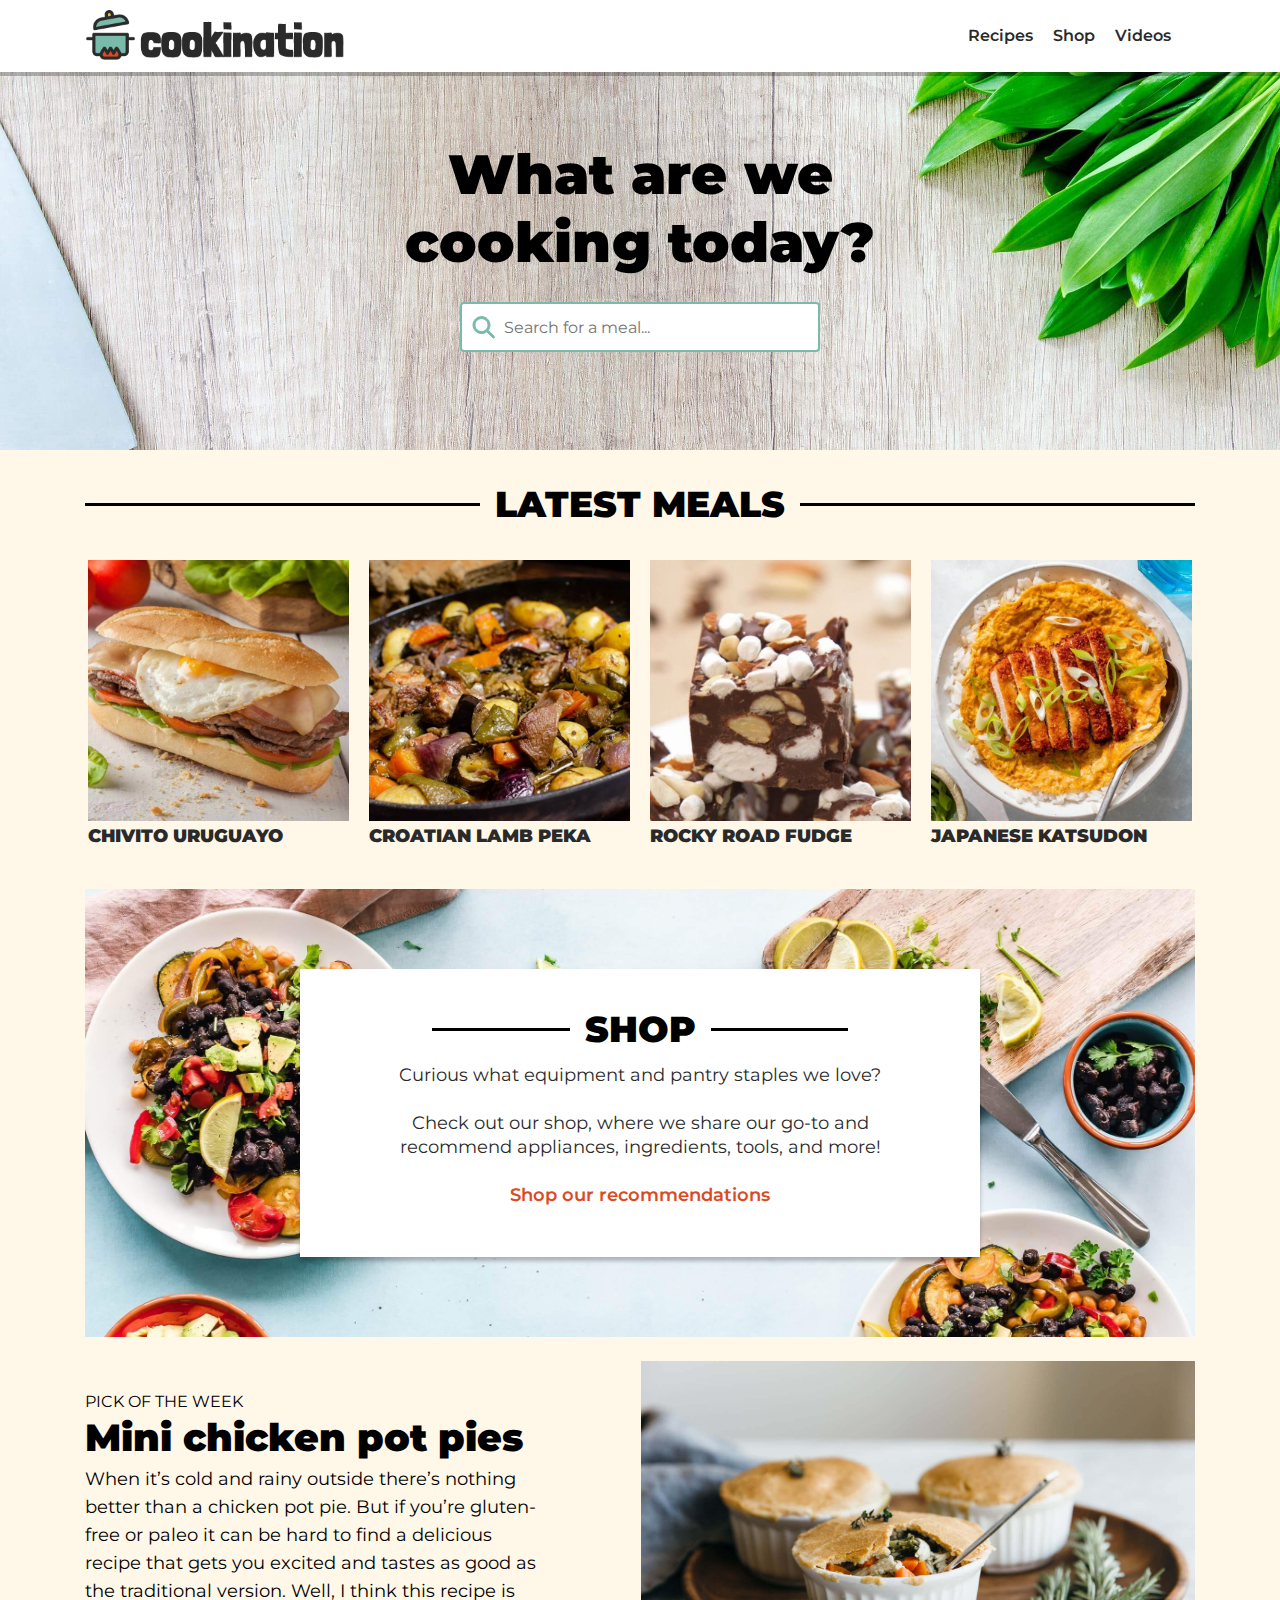
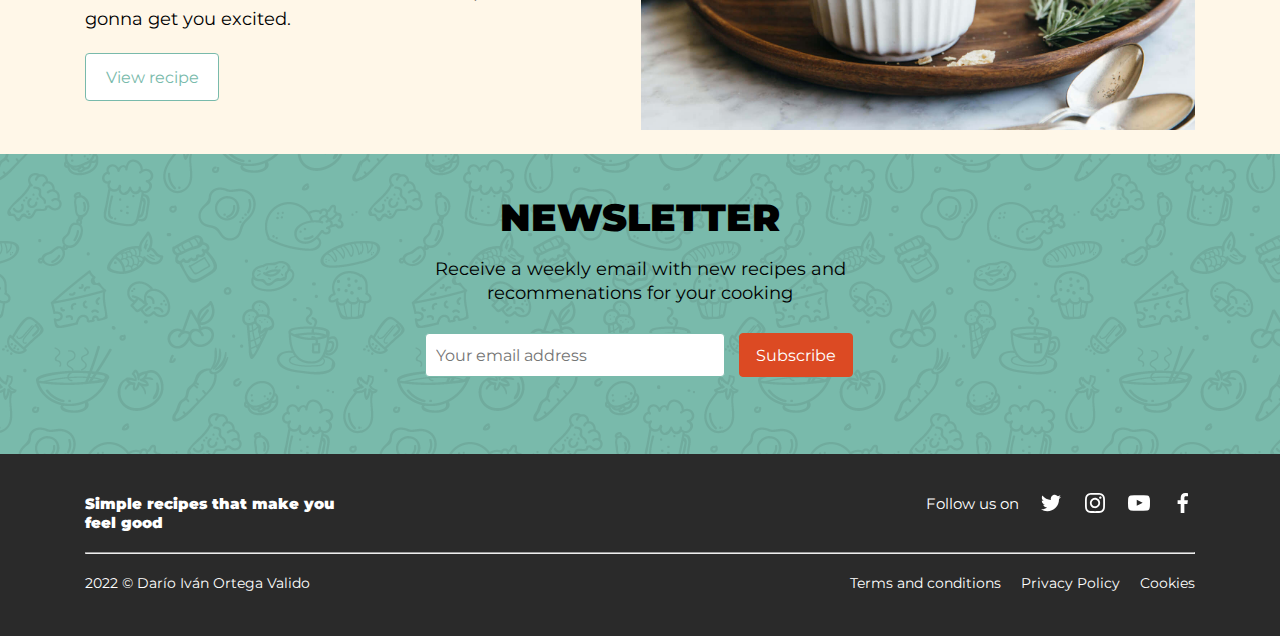
<file: index.html>
<!DOCTYPE html>
<html lang="en">

<head>
  <meta charset="UTF-8">
  <meta http-equiv="X-UA-Compatible" content="IE=edge">
  <meta name="viewport" content="width=device-width, initial-scale=1.0">
  <title>Cookination</title>
  <meta name="author" content="Darío Iván Ortega Valido">
  <meta name="description" content="Index for Cookination">
  <link rel="stylesheet" href="./css/style.css">
</head>

<body>
  <!-- ? main ********* -->
  <main>
    <div class="container">
      <!-- * header *** -->
      <div class="shl"></div>
      <header>
        <div class="logo">
          <a href="index.html">
            <p id="h_index">Index page</p>
            <img src="img/logos/logo.png" alt="Cookination Logo">
          </a>
        </div>
        <div class="h_menu">
          <nav>
            <ul>
              <li><a href="recipes.html">Recipes</a></li>
              <li><a href="shop.html">Shop</a></li>
              <li><a href="videos.html">Videos</a></li>
            </ul>
          </nav>
        </div>
      </header>
      <div class="shr"></div>

      <!-- * 1a ******* -->
      <div class="s1a">
        <h1>What are we cooking today?</h1>
        <form action="_" method="get">
          <input class="busca" type="text" placeholder="Search for a meal..." aria-label="text to search" />
        </form>
      </div>

      <!-- * 2a ******* -->
      <div class="val"></div>
      <div class="s2a">
        <div class="h2line">
          <h2>Latest meals </h2>
        </div>
        <div class="figures">

          <figure>
            <img class="img_2a" src="img/meals/chivito.jpg" alt="Chivito Uruguayo">
            <figcaption> <strong><a href="">Chivito uruguayo</a></strong></figcaption>
          </figure>

          <figure>
            <img class="img_2a" src="img/meals/lamb-peka.jpg" alt="Lamb Peka">
            <figcaption> <strong> <a href="">Croatian lamb peka</a></strong></figcaption>
          </figure>

          <figure>
            <img class="img_2a" src="img/meals/rocky-road.jpg" alt="Rocky Road Fudge">
            <figcaption><strong> <a href="">Rocky road fudge</a></strong></figcaption>
          </figure>

          <figure>
            <img class="img_2a" src="img/meals/katsudon.jpg" alt="Japanese Katsudon">
            <figcaption> <strong> <a href="">Japanese katsudon</a></strong></figcaption>
          </figure>

        </div>
      </div>
      <div class="var"></div>

      <!-- * 3a ******* -->
      <div class="val"></div>
      <div class="s3a">
        <div class="shop">
          <h2>Shop</h2>
          <p>Curious what equipment and pantry staples we love?</p>
          <p>Check out our shop, where we share our go-to and recommend appliances,
            ingredients, tools, and more!</p>
          <p><a href="shop.htmpl">Shop our recommendations</a></p>
        </div>
      </div>
      <div class="var"></div>

      <!-- * 4a ******* -->
      <div class="var"></div>
      <div class="s4a">
        <div class="s4a_lit">
          <p>Pick of the week</p>
          <h3>Mini chicken pot pies</h3>
          <p id="sec_txt">When it’s cold and rainy outside there’s nothing better than a chicken pot pie. But if
            you’re gluten-free
            or paleo it can be hard to find a delicious recipe that gets you excited and tastes as good as the
            traditional version. Well, I think this recipe is gonna get you excited.</p>
          <button disabled>View recipe</button>
        </div>
        <img src="img/pick-week.jpg" alt="Pick of the week">
      </div>
      <div class="var"></div>

      <!-- * newsletter -->
      <div class="newsletter">
        <div class="new_lit">
          <h2 id="noline">Newsletter</h2>
          <p>Receive a weekly email with new recipes and recommenations for your cooking</p>
        </div>
        <div class="subscribe">
          <form action="_" method="get">
            <input class="email" type="email" placeholder="Your email address" aria-label="Email for newsletter">
            <button>Subscribe</button>
          </form>
        </div>
      </div>

      <!-- * footer *** -->
      <div class="vfl"></div>
      <footer>
        <div class="social_men">
          <p><strong>Simple recipes that make you feel good</strong></p>
        </div>
        <div class="social_nav">
          <p>Follow us on</p>
          <nav>
            <ul>
              <li><a href="">
                  <p id="h_twiter">twiter page</p><img src="img/icons/twitter.svg" alt="twiter page">
                </a></li>
              <li><a href="">
                  <p id="h_instagram">instagram page</p><img src="img/icons/instagram.svg" alt="instagram page">
                </a></li>
              <li><a href="">
                  <p id="h_youtube">youtube page</p><img src="img/icons/youtube.svg" alt="youtube page">
                </a></li>
              <li><a href="">
                  <p id="h_facebook">facebook page</p><img src="img/icons/facebook.svg" alt="facebook page">
                </a></li>
            </ul>
          </nav>
        </div>

        <div class="separador">
          <hr>
        </div>

        <div class="alumno_nom">
          <p>2022 &copy; Darío Iván Ortega Valido</p>
        </div>
        <div class="alumno_nav">
          <nav>
            <ul>
              <li><a href="#" target="_blank">Terms and conditions</a></li>
              <li><a href="#" target="_blank">Privacy Policy</a></li>
              <li><a href="#" target="_blank">Cookies</a></li>
            </ul>
          </nav>
        </div>
      </footer>
      <div class="vfr"></div>

    </div>
  </main>
</body>

</html>
</file>
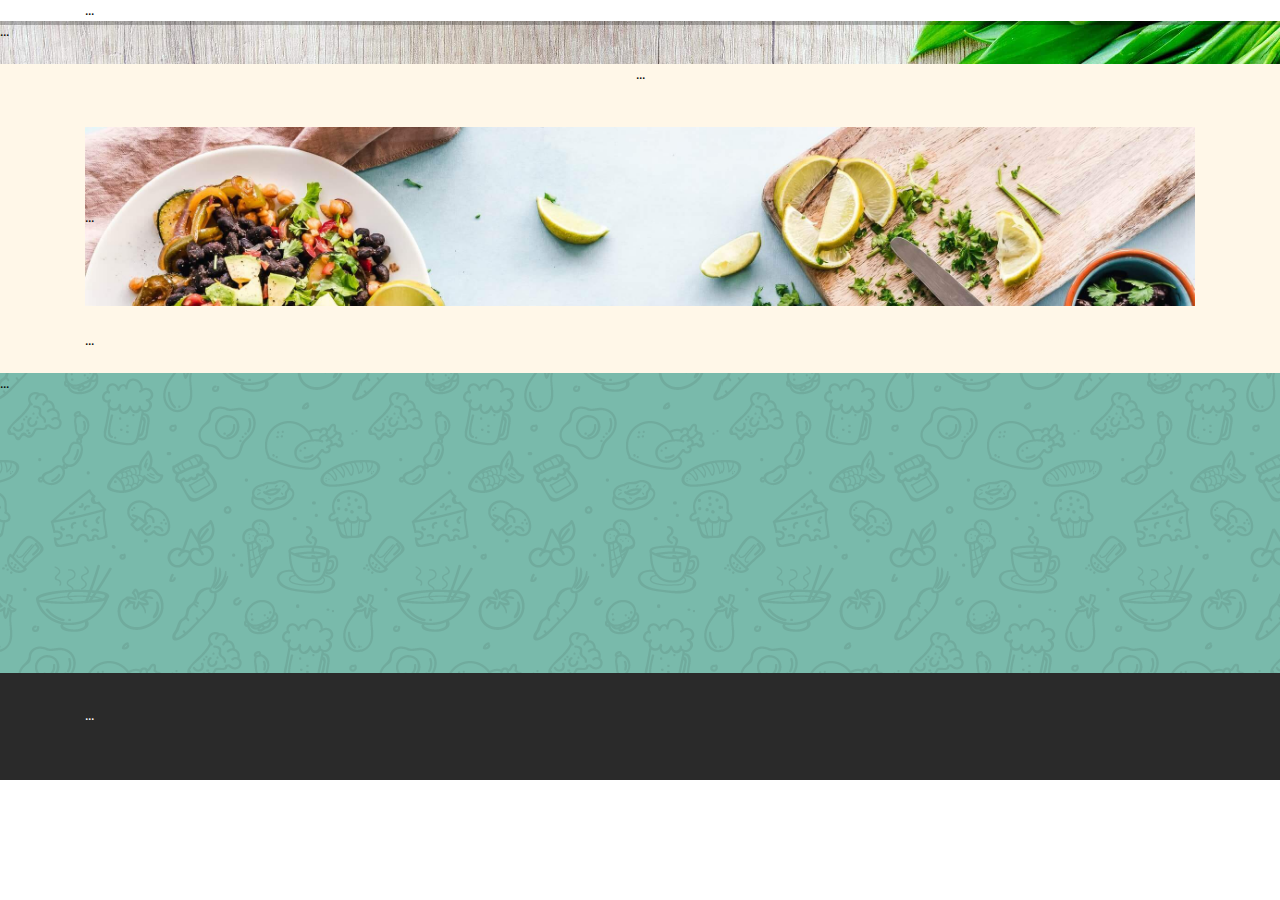
<file: index copy.html>
<!DOCTYPE html>
<html lang="en">

<head>
  <meta charset="UTF-8">
  <meta http-equiv="X-UA-Compatible" content="IE=edge">
  <meta name="viewport" content="width=device-width, initial-scale=1.0">
  <title>Cookination</title>
  <meta name="author" content="Darío Iván Ortega Valido">
  <meta name="description" content="Index for Cookination">
  <link rel="stylesheet" href="./css/style.css">
</head>

<body>
  <!-- ? main ********* -->
  <main>
    <!--  -->
    <div class="container">
      <!-- * header *** -->
      <div class="shl"></div>
      <header>...</header>
      <div class="shr"></div>
      <!-- * 1a ******* -->
      <div class="s1a">...</div>
      <!-- * 2a ******* -->
      <div class="val"></div>
      <div class="s2a">...</div>
      <div class="var"></div>
      <!-- * 3a ******* -->
      <div class="val"></div>
      <div class="s3a">...</div>
      <div class="var"></div>
      <!-- * 4a ******* -->
      <div class="var"></div>
      <div class="s4a">...</div>
      <div class="var"></div>
      <!-- * newsletter -->
      <div class="newsletter">...</div>
      <!-- * footer *** -->
      <div class="vfl"></div>
      <footer>...</footer>
      <div class="vfr"></div>
    </div>
  </main>
</body>

</html>
</file>
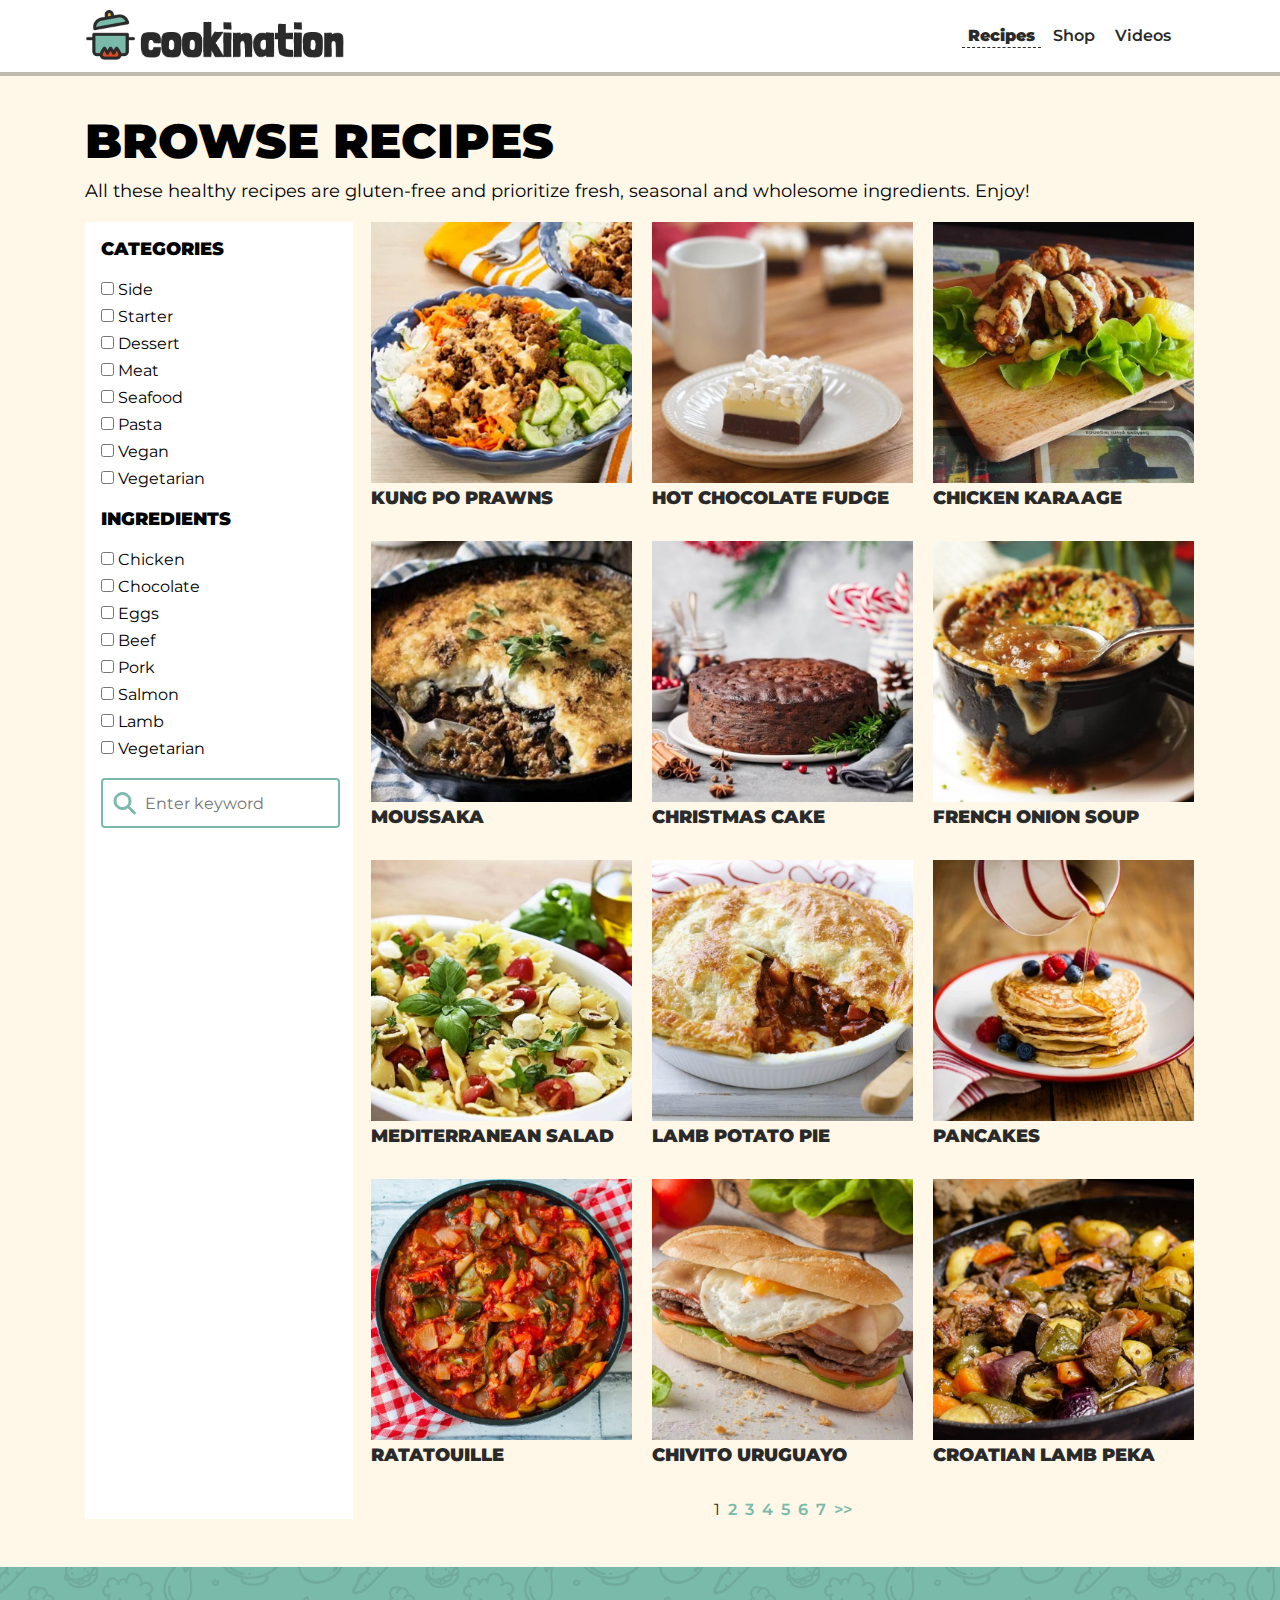
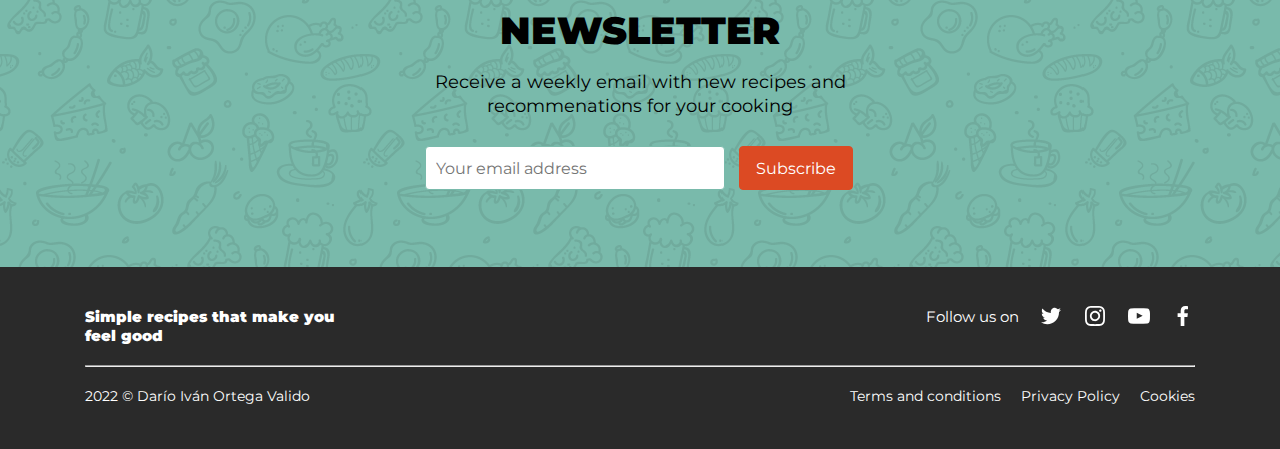
<file: recipes.html>
<!DOCTYPE html>
<html lang="en">

<head>
	<meta charset="UTF-8">
	<meta http-equiv="X-UA-Compatible" content="IE=edge">
	<meta name="viewport" content="width=device-width, initial-scale=1.0">
	<title>Recipes Cookination</title>
	<meta name="author" content="Darío Iván Ortega Valido">
	<meta name="description" content="Browse recipes">
	<link rel="stylesheet" href="./css/style.css">
</head>

<body>
	<!-- ? main ********* -->
	<main>
		<div class="container">

			<!-- * header *** -->
			<div class="shl"></div>
			<header>
				<div class="logo">
					<a href="index.html">
						<p id="h_index">Index page</p>
						<img src="img/logos/logo.png" alt="Cookination Logo">
					</a>
				</div>
				<div class="h_menu">
					<nav>
						<ul>
							<li><a id="sel" href="recipes.html">Recipes</a></li>
							<li><a href="shop.html">Shop</a></li>
							<li><a href="videos.html">Videos</a></li>
						</ul>
					</nav>
				</div>
			</header>
			<div class="shr"></div>

			<!-- * 2a ******* -->
			<div class="val"></div>
			<div class="s2a_2">
				<div class="br_cab">
					<h1 id="may">Browse recipes</h1>
					<p>All these healthy recipes are gluten-free and prioritize fresh, seasonal and wholesome
						ingredients. Enjoy!</p>
				</div>
				<div class="figures">

					<figure>
						<img class="img_2a" src="img/meals/beef-bahn.jpg" alt="Chivito Uruguayo">
						<figcaption> <strong><a href="">Kung po prawns </a></strong></figcaption>
					</figure>

					<figure>
						<img class="img_2a" src="img/meals/chocolate-fudge.jpg" alt="Lamb Peka">
						<figcaption> <strong> <a href="">Hot chocolate fudge</a></strong></figcaption>
					</figure>

					<figure>
						<img class="img_2a" src="img/meals/chicken-karaage.jpg" alt="Rocky Road Fudge">
						<figcaption><strong> <a href="">Chicken Karaage</a></strong></figcaption>
					</figure>

					<figure>
						<img class="img_2a" src="img/meals/moussaka.jpg" alt="Japanese Katsudon">
						<figcaption> <strong> <a href="">Moussaka</a></strong></figcaption>
					</figure>

					<figure>
						<img class="img_2a" src="img/meals/christmas-cake.jpg" alt="Chivito Uruguayo">
						<figcaption> <strong><a href="">Christmas cake</a></strong></figcaption>
					</figure>

					<figure>
						<img class="img_2a" src="img/meals/french-onion.jpg" alt="Lamb Peka">
						<figcaption> <strong> <a href="">French onion soup</a></strong></figcaption>
					</figure>

					<figure>
						<img class="img_2a" src="img/meals/mediterranean-pasta.jpg" alt="Rocky Road Fudge">
						<figcaption><strong> <a href="">Mediterranean salad</a></strong></figcaption>
					</figure>

					<figure>
						<img class="img_2a" src="img/meals/lamb-potato-pie.jpg" alt="Japanese Katsudon">
						<figcaption> <strong> <a href="">Lamb potato pie</a></strong></figcaption>
					</figure>

					<figure>
						<img class="img_2a" src="img/meals/pancakes.jpg" alt="Chivito Uruguayo">
						<figcaption> <strong><a href="">Pancakes</a></strong></figcaption>
					</figure>

					<figure>
						<img class="img_2a" src="img/meals/ratatouille.jpg" alt="Lamb Peka">
						<figcaption> <strong> <a href="">Ratatouille</a></strong></figcaption>
					</figure>

					<figure>
						<img class="img_2a" src="img/meals/chivito.jpg" alt="Chivito Uruguayo">
						<figcaption> <strong><a href="">Chivito uruguayo</a></strong></figcaption>
					</figure>

					<figure>
						<img class="img_2a" src="img/meals/lamb-peka.jpg" alt="Lamb Peka">
						<figcaption> <strong> <a href="">Croatian lamb peka</a></strong></figcaption>
					</figure>
				</div>

				<ol class="pag">
					<li><a id="pag_sel" href="">1</a></li>
					<li><a href="">2</a></li>
					<li><a href="">3</a></li>
					<li><a href="">4</a></li>
					<li><a href="">5</a></li>
					<li><a href="">6</a></li>
					<li><a href="">7</a></li>
					<li><a href="">>></a></li>
				</ol>

				<aside>
					<form class="chec_sel" action="_" method="get">
						<fieldset>
							<legend><strong>Categories</strong></legend>
							<label for="Side">
								<input type="checkbox" id="Side" name="Side" value="Side">
								Side
							</label>
							<label for="Starter">
								<input type="checkbox" id="Starter" name="Starter" value="Starter">
								Starter
							</label>
							<label for="Dessert">
								<input type="checkbox" id="Dessert" name="Dessert" value="Dessert">
								Dessert
							</label>
							<label for="Meat">
								<input type="checkbox" id="Meat" name="Meat" value="Meat">
								Meat
							</label>
							<label for="Seafood">
								<input type="checkbox" id="Seafood" name="Seafood" value="Seafood">
								Seafood
							</label>

							<label for="Pasta">
								<input type="checkbox" id="Pasta" name="Pasta" value="Pasta">
								Pasta
							</label>
							<label for="Vegan">
								<input type="checkbox" id="Vegan" name="Vegan" value="Vegan">
								Vegan
							</label>
							<label for="Vegetarian">
								<input type="checkbox" id="Vegetarian" name="Vegetarian" value="Vegetarian">
								Vegetarian
							</label>
						</fieldset>

						<fieldset>
							<legend><strong>Ingredients</strong></legend>
							<label for="Chicken">
								<input type="checkbox" id="Chicken" name="Chicken" value="Chicken">
								Chicken
							</label>
							<label for="Chocolate">
								<input type="checkbox" id="Chocolate" name="Chocolate" value="Chocolate">
								Chocolate
							</label>
							<label for="Eggs">
								<input type="checkbox" id="Eggs" name="Eggs" value="Eggs">
								Eggs
							</label>
							<label for="Beef">
								<input type="checkbox" id="Beef" name="Beef" value="Beef">
								Beef
							</label>
							<label for="Pork">
								<input type="checkbox" id="Pork" name="Pork" value="Pork">
								Pork
							</label>

							<label for="Salmon">
								<input type="checkbox" id="Salmon" name="Salmon" value="Salmon">
								Salmon
							</label>
							<label for="Lamb">
								<input type="checkbox" id="Lamb" name="Lamb" value="Lamb">
								Lamb
							</label>
							<label for="Turkey">
								<input type="checkbox" id="Turkey" name="Turkey" value="Turkey">
								Vegetarian
							</label>
						</fieldset>
						<input class="busca1" type="text" placeholder="Enter keyword" aria-label="text to search" />
					</form>
				</aside>
			</div>
			<div class="var"></div>

			<!-- * newsletter -->
			<div class="newsletter">
				<div class="new_lit">
					<h2 id="noline">Newsletter</h2>
					<p>Receive a weekly email with new recipes and recommenations for your cooking</p>
				</div>
				<div class="subscribe">
					<form action="_" method="get">
						<input class="email" type="email" placeholder="Your email address" aria-label="Email for newsletter">
						<button>Subscribe</button>
					</form>
				</div>
			</div>

			<!-- * footer *** -->
			<div class="vfl"></div>
			<footer>
				<div class="social_men">
					<p><strong>Simple recipes that make you feel good</strong></p>
				</div>
				<div class="social_nav">
					<p>Follow us on</p>
					<nav>
						<ul>
							<li><a href="">
									<p id="h_twiter">twiter page</p><img src=" img/icons/twitter.svg" alt="twiter page">
								</a></li>
							<li><a href="">
									<p id="h_instagram">instagram page</p><img src=" img/icons/instagram.svg" alt="instagram page">
								</a></li>
							<li><a href="">
									<p id="h_youtube">youtube page</p><img src=" img/icons/youtube.svg" alt="youtube page">
								</a></li>
							<li><a href="">
									<p id="h_facebook">facebook page</p><img src=" img/icons/facebook.svg" alt="facebook page">
								</a></li>
						</ul>
					</nav>
				</div>

				<div class="separador">
					<hr>
				</div>

				<div class="alumno_nom">
					<p>2022 &copy; Darío Iván Ortega Valido</p>
				</div>
				<div class="alumno_nav">
					<nav>
						<ul>
							<li><a href="#" target="_blank">Terms and conditions</a></li>
							<li><a href="#" target="_blank">Privacy Policy</a></li>
							<li><a href="#" target="_blank">Cookies</a></li>
						</ul>
					</nav>
				</div>
			</footer>
			<div class="vfr"></div>
		</div>
	</main>
</body>

</html>
</file>
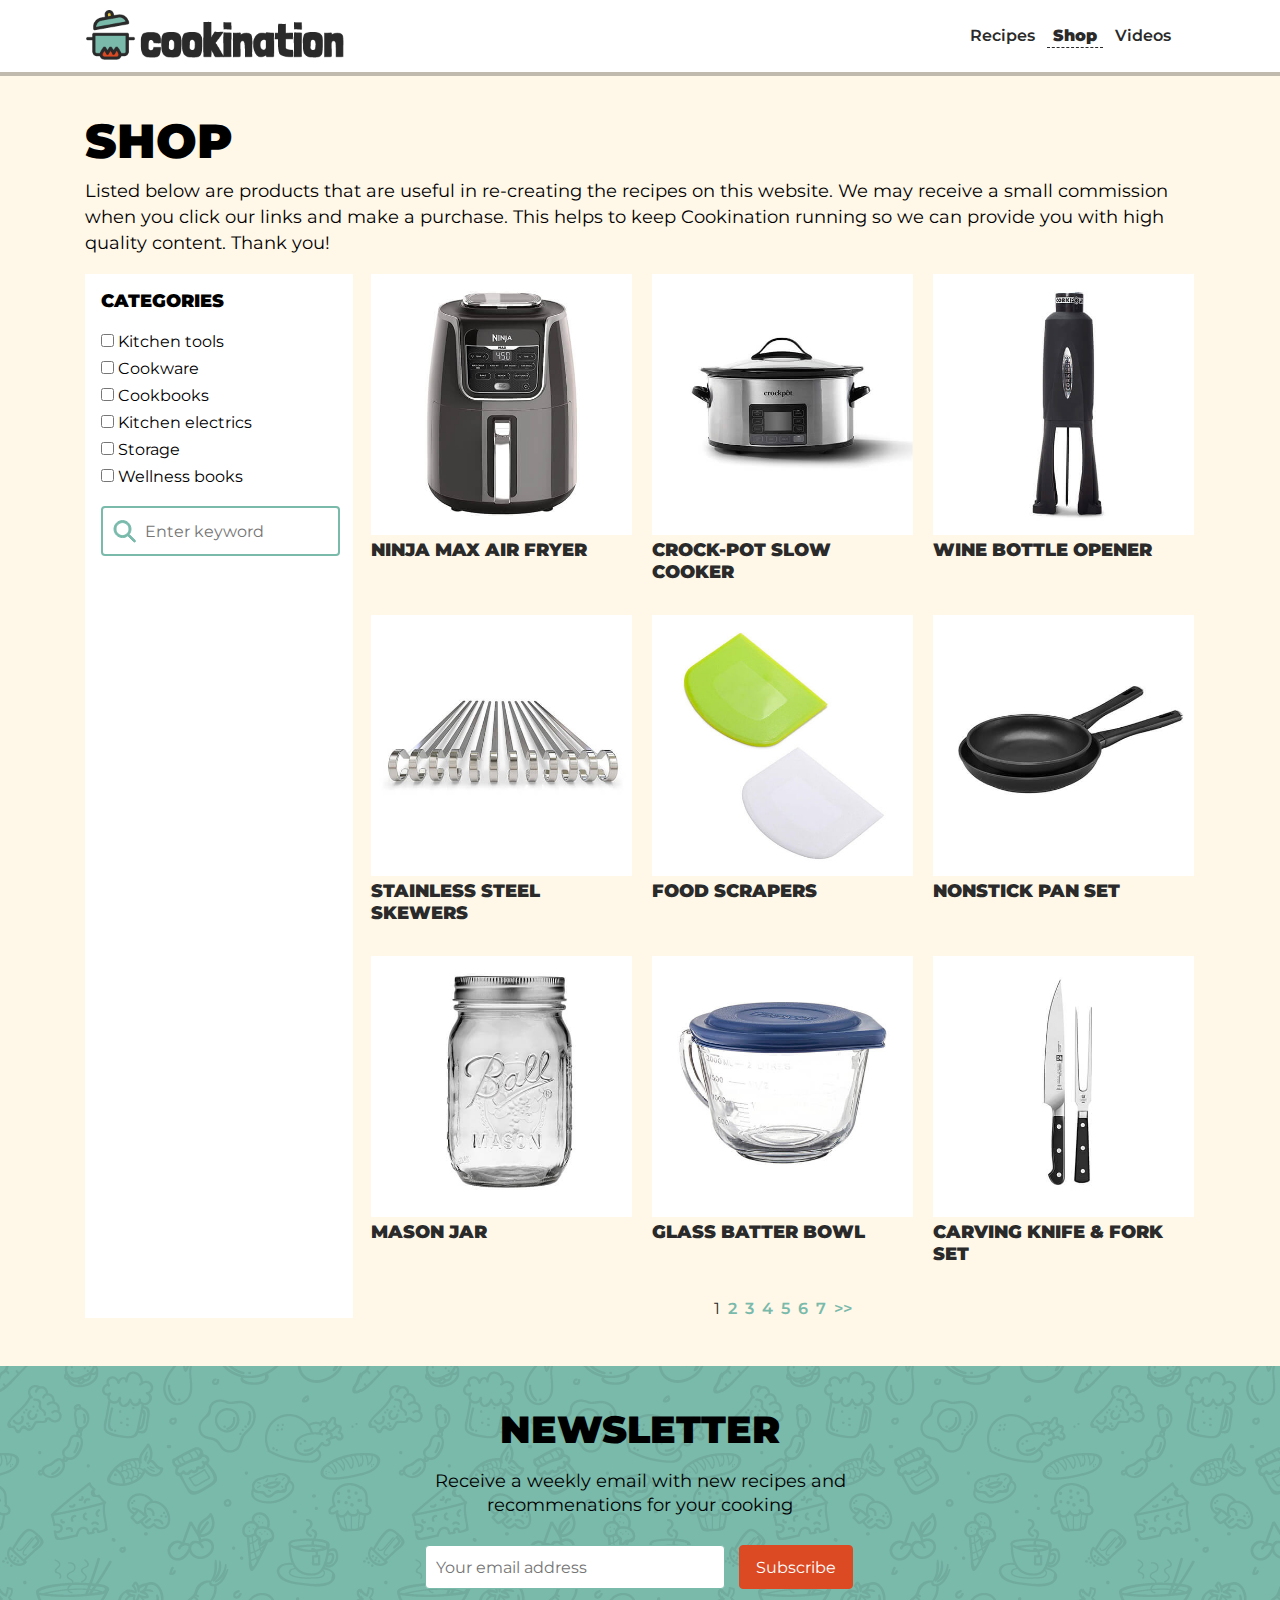
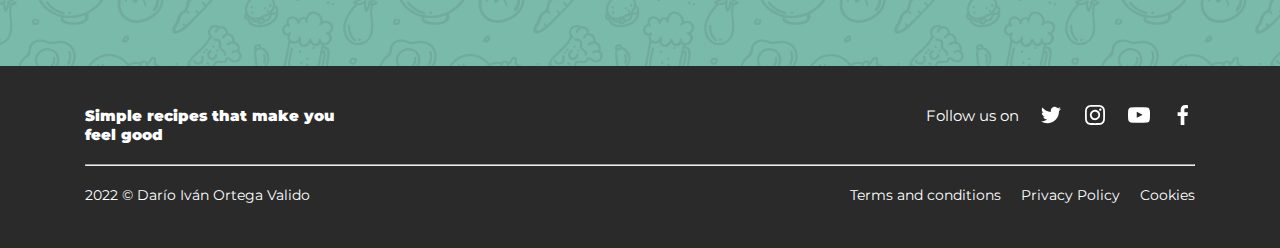
<file: shop.html>
<!DOCTYPE html>
<html lang="en">

<head>
  <meta charset="UTF-8">
  <meta http-equiv="X-UA-Compatible" content="IE=edge">
  <meta name="viewport" content="width=device-width, initial-scale=1.0">
  <title>Shop Cookination</title>
  <meta name="author" content="Darío Iván Ortega Valido">
  <meta name="description" content="Shop">
  <link rel="stylesheet" href="./css/style.css">
</head>

<body>
  <!-- ? main ********* -->
  <main>
    <div class="container">

      <!-- * header *** -->
      <div class="shl"></div>
      <header>
        <div class="logo">
          <a href="index.html">
            <p id="h_index">Index page</p>
            <img src="img/logos/logo.png" alt="Cookination Logo">
          </a>
        </div>
        <div class="h_menu">
          <nav>
            <ul>
              <li><a href="recipes.html">Recipes</a></li>
              <li><a id="sel" href="shop.html">Shop</a></li>
              <li><a href="videos.html">Videos</a></li>
            </ul>
          </nav>
        </div>
      </header>
      <div class="shr"></div>

      <!-- * 2a ******* -->
      <div class="val"></div>
      <div class="s2a_2">
        <div class="br_cab">
          <h1 id="may">Shop</h1>
          <p>Listed below are products that are useful in re-creating the recipes on this website. We may receive a
            small commission when you click our links and make a purchase. This helps to keep Cookination running so we
            can provide you with high quality content. Thank you!</p>
        </div>
        <div class="figures">
          <figure>
            <img class="img_2a" src="img/shop/airfryer.jpg" alt="Ninja max air fryer">
            <figcaption> <strong><a href="">Ninja max air fryer</a></strong></figcaption>
          </figure>

          <figure>
            <img class="img_2a" src="img/shop/crockpot.jpg" alt="Crock-pot slow cooker">
            <figcaption> <strong> <a href="">Crock-pot slow cooker</a></strong></figcaption>
          </figure>
          <figure>
            <img class="img_2a" src="img/shop/wineopener.jpg" alt="Wine bottle opener">
            <figcaption><strong> <a href="">Wine bottle opener</a></strong></figcaption>
          </figure>

          <figure>
            <img class="img_2a" src="img/shop/skewers.jpg" alt="Stainless steel skewers">
            <figcaption> <strong> <a href="">Stainless steel skewers</a></strong></figcaption>
          </figure>

          <figure>
            <img class="img_2a" src="img/shop/foodscrapers.jpg" alt="Food scrapers">
            <figcaption> <strong><a href="">Food scrapers</a></strong></figcaption>
          </figure>

          <figure>
            <img class="img_2a" src="img/shop/pans.jpg" alt="Nonstick pan set">
            <figcaption> <strong> <a href="">Nonstick pan set</a></strong></figcaption>
          </figure>

          <figure>
            <img class="img_2a" src="img/shop/jar.jpg" alt="Mason Jar">
            <figcaption><strong> <a href="">Mason Jar</a></strong></figcaption>
          </figure>

          <figure>
            <img class="img_2a" src="img/shop/bowl.jpg" alt="Glass batter bowl">
            <figcaption> <strong> <a href="">Glass batter bowl</a></strong></figcaption>
          </figure>

          <figure>
            <img class="img_2a" src="img/shop/knifeandfork.jpg" alt="Carving knife & fork set">
            <figcaption> <strong><a href="">Carving knife & fork set</a></strong></figcaption>
          </figure>
        </div>

        <ol class="pag">
          <li><a id="pag_sel" href="">1</a></li>
          <li><a href="">2</a></li>
          <li><a href="">3</a></li>
          <li><a href="">4</a></li>
          <li><a href="">5</a></li>
          <li><a href="">6</a></li>
          <li><a href="">7</a></li>
          <li><a href="">>></a></li>
        </ol>

        <aside>
          <form class="chec_sel" action="_" method="get">
            <fieldset>
              <legend><strong>Categories</strong></legend>

              <label for="Kitchen" class="check">
                <input type="checkbox" id="Kitchen" name="Kitchen" value="Kitchen">
                Kitchen tools
              </label>

              <label for="Cookware">
                <input type="checkbox" id="Cookware" name="Cookware" value="Cookware">
                Cookware
              </label>

              <label for="Cookbooks">
                <input type="checkbox" id="Cookbooks" name="Cookbooks" value="Cookbooks">
                Cookbooks
              </label>

              <label for="electrics">
                <input type="checkbox" id="electrics" name="electrics" value="electrics">
                Kitchen electrics
              </label>

              <label for="Storage">
                <input type="checkbox" id="Storage" name="Storage" value="Storage">
                Storage
              </label>

              <label for="Wellness">
                <input type="checkbox" id="Wellness" name="Wellness" value="Wellness">
                Wellness books
              </label>
            </fieldset>
            <input class="busca1" type="text" placeholder="Enter keyword" aria-label="text to search" />
          </form>
        </aside>
      </div>
      <div class="var"></div>

      <!-- * newsletter -->
      <div class="newsletter">
        <div class="new_lit">
          <h2 id="noline">Newsletter</h2>
          <p>Receive a weekly email with new recipes and recommenations for your cooking</p>
        </div>
        <div class="subscribe">
          <form action="_" method="get">
            <input class="email" type="email" placeholder="Your email address" aria-label="Email for newsletter">
            <button>Subscribe</button>
          </form>
        </div>
      </div>

      <!-- * footer *** -->
      <div class="vfl"></div>
      <footer>
        <div class="social_men">
          <p><strong>Simple recipes that make you feel good</strong></p>
        </div>
        <div class="social_nav">
          <p>Follow us on</p>
          <nav>
            <ul>
              <li><a href="">
                  <p id="h_twiter">twiter page</p><img src=" img/icons/twitter.svg" alt="twiter page">
                </a></li>
              <li><a href="">
                  <p id="h_instagram">instagram page</p><img src=" img/icons/instagram.svg" alt="instagram page">
                </a></li>
              <li><a href="">
                  <p id="h_youtube">youtube page</p><img src=" img/icons/youtube.svg" alt="youtube page">
                </a></li>
              <li><a href="">
                  <p id="h_facebook">facebook page</p><img src=" img/icons/facebook.svg" alt="facebook page">
                </a></li>
            </ul>
          </nav>
        </div>

        <div class="separador">
          <hr>
        </div>

        <div class="alumno_nom">
          <p>2022 &copy; Darío Iván Ortega Valido</p>
        </div>
        <div class="alumno_nav">
          <nav>
            <ul>
              <li><a href="#" target="_blank">Terms and conditions</a></li>
              <li><a href="#" target="_blank">Privacy Policy</a></li>
              <li><a href="#" target="_blank">Cookies</a></li>
            </ul>
          </nav>
        </div>
      </footer>
      <div class="vfr"></div>

    </div>
  </main>
</body>

</html>
</file>
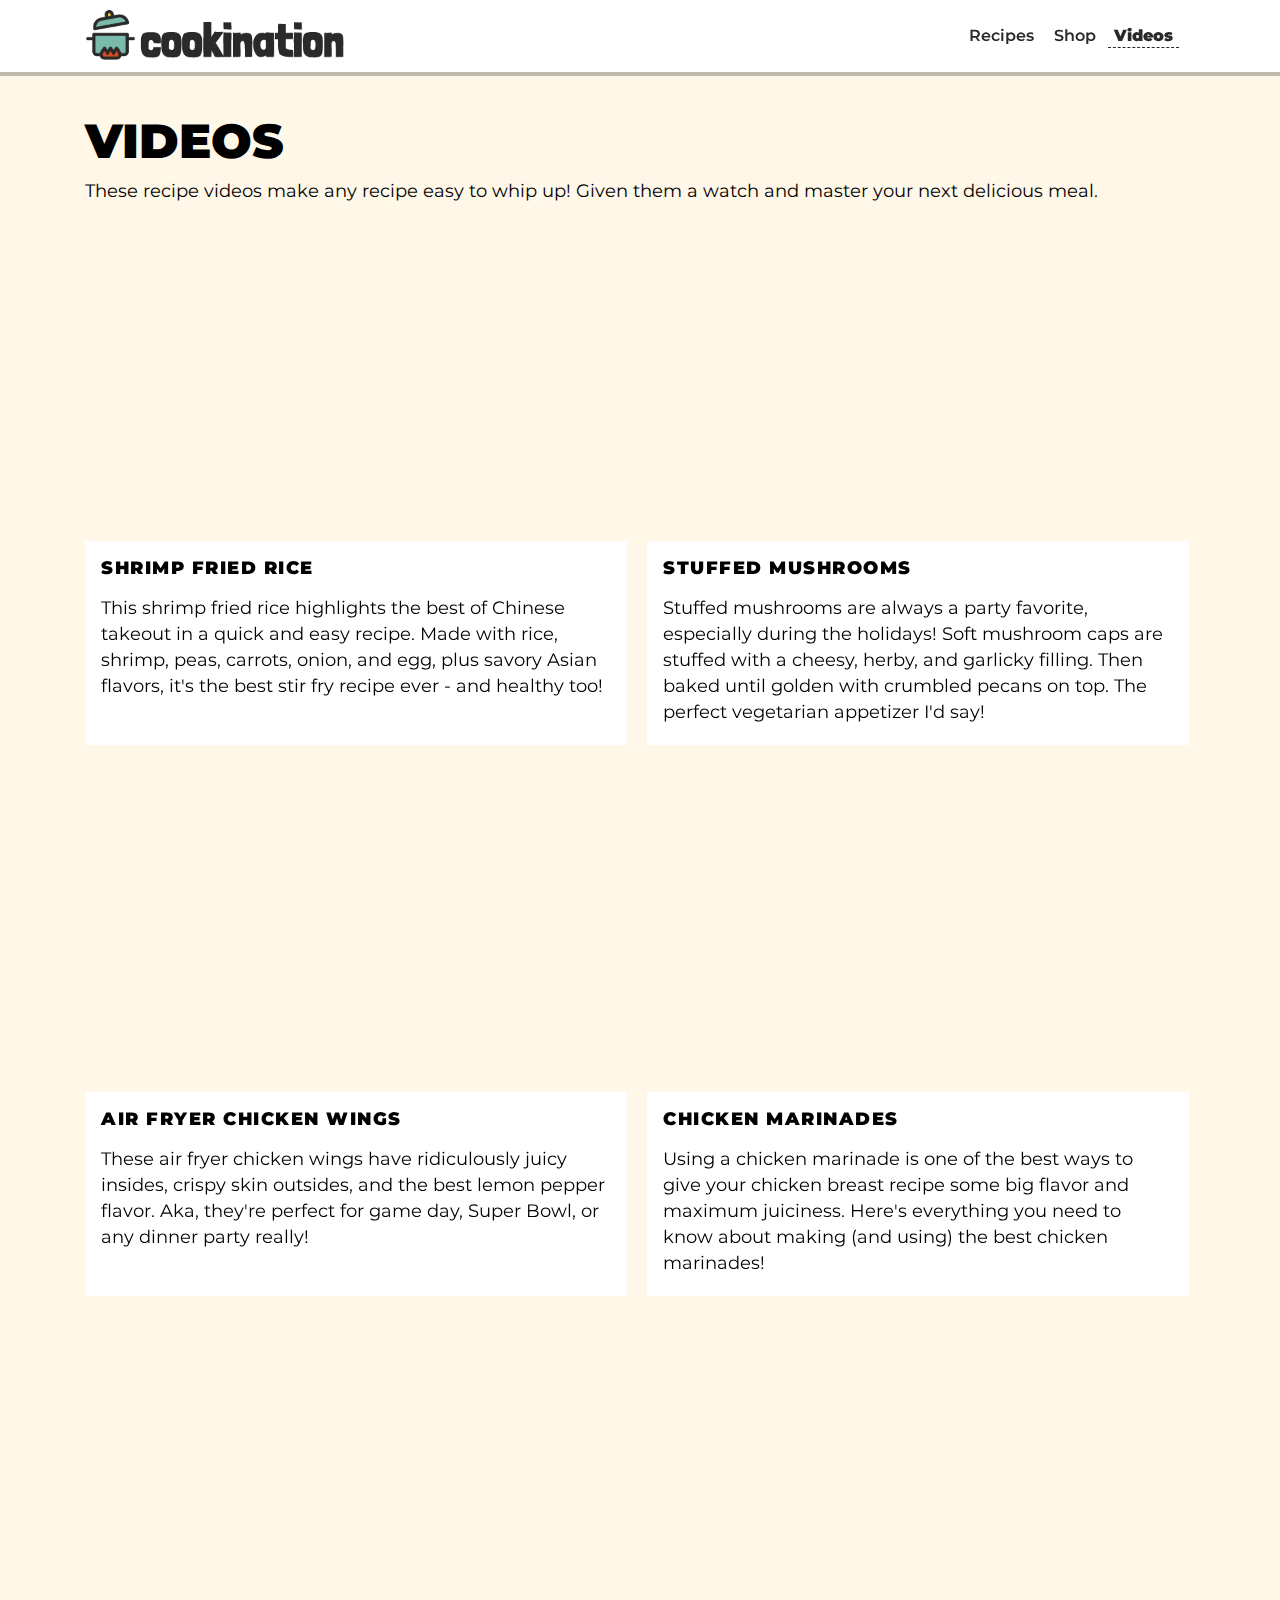
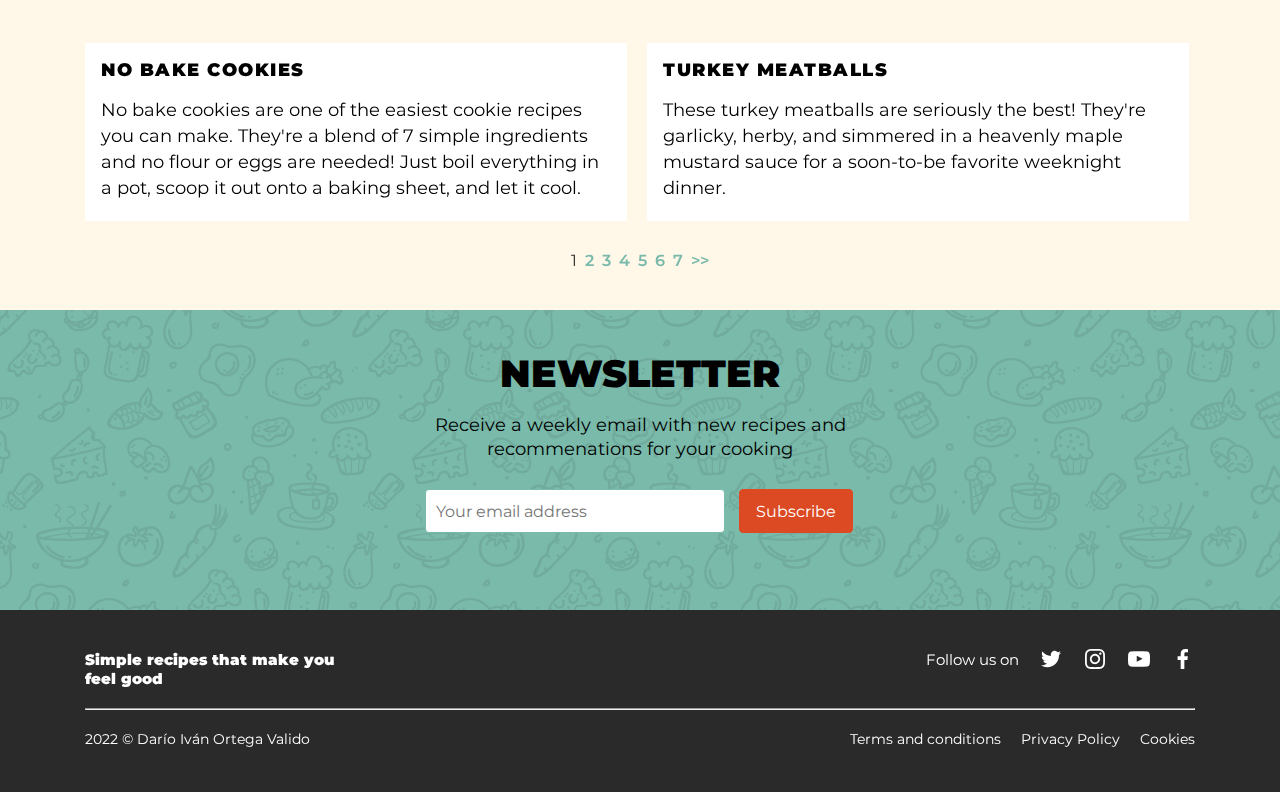
<file: videos.html>
<!DOCTYPE html>
<html lang="en">

<head>
  <meta charset="UTF-8">
  <meta http-equiv="X-UA-Compatible" content="IE=edge">
  <meta name="viewport" content="width=device-width, initial-scale=1.0">
  <title>Videos Cookination</title>
  <meta name="author" content="Darío Iván Ortega Valido">
  <meta name="description" content="Videos">
  <link rel="stylesheet" href="./css/style.css">
</head>

<body>
  <!-- ? main ********* -->
  <main>
    <div class="container">

      <!-- * header *** -->
      <div class="shl"></div>
      <header>
        <div class="logo">
          <a href="index.html">
            <p id="h_index">Index page</p>
            <img src="img/logos/logo.png" alt="Cookination Logo">
          </a>
        </div>
        <div class="h_menu">
          <nav>
            <ul>
              <li><a href="recipes.html">Recipes</a></li>
              <li><a href="shop.html">Shop</a></li>
              <li><a id="sel" href="videos.html">Videos</a></li>
            </ul>
          </nav>
        </div>
      </header>
      <div class="shr"></div>

      <!-- * 2a ******* -->
      <div class="val"></div>
      <div class="s2a">
        <div class="br_cab">
          <h1 id="may">Videos</h1>
          <p>These recipe videos make any recipe easy to whip up! Given them a watch and master your next delicious
            meal.</p>
        </div>
        <div class="figures">

          <div>
            <iframe src="https://www.youtube.com/embed/No_ZNOq0axM" title="YouTube video player - Shrimp fried rice"
              allow="accelerometer; autoplay; clipboard-write; encrypted-media; gyroscope; picture-in-picture"
              allowfullscreen></iframe>
            <div class="blanco">
              <p class="vid_ti"><strong>Shrimp fried rice</strong></p>
              <p class="vid_des">This shrimp fried rice highlights the best of Chinese takeout in a quick and easy
                recipe. Made with
                rice, shrimp, peas, carrots, onion, and egg, plus savory Asian flavors, it's the best stir fry recipe
                ever - and healthy too!</p>
            </div>
          </div>

          <div>
            <iframe src="https://www.youtube.com/embed/rVDftilsnSY" title="YouTube video player - Stuffed mushrooms"
              allow="accelerometer; autoplay; clipboard-write; encrypted-media; gyroscope; picture-in-picture"
              allowfullscreen></iframe>
            <div class="blanco">
              <p class="vid_ti"><strong>Stuffed mushrooms</strong></p>
              <p class="vid_des">Stuffed mushrooms are always a party favorite, especially during the holidays! Soft
                mushroom caps are
                stuffed with a cheesy, herby, and garlicky filling. Then baked until golden with crumbled pecans on top.
                The perfect vegetarian appetizer I'd say!</p>
            </div>
          </div>

          <div>
            <iframe src="https://www.youtube.com/embed/KRVeVAaZhaE"
              title="YouTube video player - Air fryer chicken wings"
              allow="accelerometer; autoplay; clipboard-write; encrypted-media; gyroscope; picture-in-picture"
              allowfullscreen></iframe>
            <div class="blanco">
              <p class="vid_ti"><strong>Air fryer chicken wings</strong></p>
              <p class="vid_des">These air fryer chicken wings have ridiculously juicy insides, crispy skin outsides,
                and the best
                lemon pepper flavor. Aka, they're perfect for game day, Super Bowl, or any dinner party really!</p>
            </div>
          </div>

          <div>
            <iframe src="https://www.youtube.com/embed/A9D6v9hgYv8" title="YouTube video player - Chicken marinades"
              allow="accelerometer; autoplay; clipboard-write; encrypted-media; gyroscope; picture-in-picture"
              allowfullscreen></iframe>
            <div class="blanco">
              <p class="vid_ti"><strong>Chicken marinades</strong></p>
              <p class="vid_des">Using a chicken marinade is one of the best ways to give your chicken breast recipe
                some big flavor
                and maximum juiciness. Here's everything you need to know about making (and using) the best chicken
                marinades!</p>
            </div>
          </div>

          <div>
            <iframe src="https://www.youtube.com/embed/aN9oxJHnBrE" title="YouTube video player - No bake cookies"
              allow="accelerometer; autoplay; clipboard-write; encrypted-media; gyroscope; picture-in-picture"
              allowfullscreen></iframe>
            <div class="blanco">
              <p class="vid_ti"><strong>No bake cookies</strong></p>
              <p class="vid_des">No bake cookies are one of the easiest cookie recipes you can make. They're a blend of
                7 simple
                ingredients and no flour or eggs are needed! Just boil everything in a pot, scoop it out onto a baking
                sheet, and let it cool.</p>
            </div>
          </div>

          <div>
            <iframe src="https://www.youtube.com/embed/2YavEuVd5Do" title="YouTube video player - Turkey meatballs"
              allow="accelerometer; autoplay; clipboard-write; encrypted-media; gyroscope; picture-in-picture"
              allowfullscreen></iframe>
            <div class="blanco">
              <p class="vid_ti"><strong>Turkey meatballs</strong></p>
              <p class="vid_des">These turkey meatballs are seriously the best! They're garlicky, herby, and simmered in
                a heavenly
                maple mustard sauce for a soon-to-be favorite weeknight dinner.</p>
            </div>
          </div>

        </div>

        <div class="pag">
          <ol>
            <li><a id="pag_sel" href="">1</a></li>
            <li><a href="">2</a></li>
            <li><a href="">3</a></li>
            <li><a href="">4</a></li>
            <li><a href="">5</a></li>
            <li><a href="">6</a></li>
            <li><a href="">7</a></li>
            <li><a href="">>></a></li>
          </ol>
        </div>
      </div>

      <div class="var"></div>

      <!-- * newsletter -->
      <div class="newsletter">
        <div class="new_lit">
          <h2 id="noline">Newsletter</h2>
          <p>Receive a weekly email with new recipes and recommenations for your cooking</p>
        </div>
        <div class="subscribe">
          <form action="_" method="get">
            <input class="email" type="email" placeholder="Your email address" aria-label="Email for newsletter">
            <button>Subscribe</button>
          </form>
        </div>
      </div>


      <!-- * footer *** -->
      <div class="vfl"></div>
      <footer>
        <div class="social_men">
          <p><strong>Simple recipes that make you feel good</strong></p>
        </div>
        <div class="social_nav">
          <p>Follow us on</p>
          <nav>
            <ul>
              <li><a href="">
                  <p id="h_twiter">twiter page</p><img src=" img/icons/twitter.svg" alt="twiter page">
                </a></li>
              <li><a href="">
                  <p id="h_instagram">instagram page</p><img src=" img/icons/instagram.svg" alt="instagram page">
                </a></li>
              <li><a href="">
                  <p id="h_youtube">youtube page</p><img src=" img/icons/youtube.svg" alt="youtube page">
                </a></li>
              <li><a href="">
                  <p id="h_facebook">facebook page</p><img src=" img/icons/facebook.svg" alt="facebook page">
                </a></li>
            </ul>

          </nav>
        </div>

        <div class="separador">
          <hr>
        </div>

        <div class="alumno_nom">
          <p>2022 &copy; Darío Iván Ortega Valido</p>
        </div>
        <div class="alumno_nav">
          <nav>
            <ul>
              <li><a href="#" target="_blank">Terms and conditions</a></li>
              <li><a href="#" target="_blank">Privacy Policy</a></li>
              <li><a href="#" target="_blank">Cookies</a></li>
            </ul>
          </nav>
        </div>
      </footer>
      <div class="vfr"></div>

    </div>
  </main>
</body>

</html>
</file>
<file: css/style.css>
:root {
    --principal: #79baab;
    --principal-l: #C5E1DB;
    --contraste: #dc4a23;
    --contraste-l: #eb9781;
    --fondo-body: #fff7e8;
    --fondo-oscuro: #2a2a2a;
    --blanco: #ffffff;
    --sombra: #00000040;
}

/* montserrat-regular - latin */
@font-face {
    font-family: 'Montserrat';
    font-style: normal;
    font-weight: 400;
    src: url('../fonts/montserrat-v24-latin-regular.eot');
    /* IE9 Compat Modes */
    src: local(''),
        url('../fonts/montserrat-v24-latin-regular.eot?#iefix') format('embedded-opentype'),
        /* IE6-IE8 */
        url('../fonts/montserrat-v24-latin-regular.woff2') format('woff2'),
        /* Super Modern Browsers */
        url('../fonts/montserrat-v24-latin-regular.woff') format('woff'),
        /* Modern Browsers */
        url('../fonts/montserrat-v24-latin-regular.ttf') format('truetype'),
        /* Safari, Android, iOS */
        url('../fonts/montserrat-v24-latin-regular.svg#Montserrat') format('svg');
    /* Legacy iOS */
}

/* montserrat-600 - latin */
@font-face {
    font-family: 'Montserrat';
    font-style: normal;
    font-weight: 600;
    src: url('../fonts/montserrat-v24-latin-600.eot');
    /* IE9 Compat Modes */
    src: local(''),
        url('../fonts/montserrat-v24-latin-600.eot?#iefix') format('embedded-opentype'),
        /* IE6-IE8 */
        url('../fonts/montserrat-v24-latin-600.woff2') format('woff2'),
        /* Super Modern Browsers */
        url('../fonts/montserrat-v24-latin-600.woff') format('woff'),
        /* Modern Browsers */
        url('../fonts/montserrat-v24-latin-600.ttf') format('truetype'),
        /* Safari, Android, iOS */
        url('../fonts/montserrat-v24-latin-600.svg#Montserrat') format('svg');
    /* Legacy iOS */
}

/* montserrat-900 - latin */
@font-face {
    font-family: 'Montserrat';
    font-style: normal;
    font-weight: 900;
    src: url('../fonts/montserrat-v24-latin-900.eot');
    /* IE9 Compat Modes */
    src: local(''),
        url('../fonts/montserrat-v24-latin-900.eot?#iefix') format('embedded-opentype'),
        /* IE6-IE8 */
        url('../fonts/montserrat-v24-latin-900.woff2') format('woff2'),
        /* Super Modern Browsers */
        url('../fonts/montserrat-v24-latin-900.woff') format('woff'),
        /* Modern Browsers */
        url('../fonts/montserrat-v24-latin-900.ttf') format('truetype'),
        /* Safari, Android, iOS */
        url('../fonts/montserrat-v24-latin-900.svg#Montserrat') format('svg');
    /* Legacy iOS */
}

* {
    margin: 0;
    padding: 0;
    box-sizing: border-box;
}

html {
    font-size: 16px;
}

body {
    width: 100%;
    font-family: Montserrat;
}

h1 {
    font-size: 3rem;
    font-weight: 900;
}

h1#may {
    text-transform: uppercase;
}

h2 {
    font-size: 2.25rem;
    text-transform: uppercase;
}

h2#noline {
    font-size: 2.625rem;
}

h2#noline::before, h2#noline::after {
    flex: 0;
}

p#h_index, p#h_twiter, p#h_instagram, p#h_youtube, p#h_facebook {
    display: none;
}

.container {
    display: grid;
    grid-template-areas:
        "shl hea shr"
        "s1a s1a s1a"
        "val s2a var"
        "val s3a var"
        "val s4a var"
        "new new new"
        "vfl foo vfr";
    grid-template-columns: minmax(.9375rem, 0.5fr) 16fr minmax(.9375rem, 0.5fr);
    grid-gap: 0;
}


/* ? ----------------------------------------------------------- */
/* ? Todas las páginas ----------------------------------------- */
/* ? ----------------------------------------------------------- */


/* * header **************************************************** */


header {
    padding-bottom: .125rem;
    grid-area: hea;
    display: grid;
    grid-template-areas:
        "logo"
        "menu";
    grid-template-columns: 1fr;
    grid-gap: .25rem;
    background-color: var(--blanco);
    box-shadow: 0 .25rem 0 var(--sombra);
    z-index: 2;
}

.logo {
    grid-area: logo;
}

.h_menu {
    grid-area: menu;
}

header img {
    display: block;
    margin: .5rem auto;
    width: 10.625rem;
    height: 2.1513rem;
}

.h_menu ul {
    text-align: center;
    margin-top: .5rem;
    margin-bottom: .5rem;
    list-style-type: none;
}

.h_menu li {
    display: inline-block;
}

.h_menu a {
    padding: 0 .5rem;
    color: var(--fondo-oscuro);
    text-decoration: none;
    font-size: 1rem;
    font-weight: 600;
}

.h_menu a:hover {
    color: var(--principal);
}

a#sel {
    padding-right: .375rem;
    padding-left: .375rem;
    padding-bottom: .125rem;
    color: var(--fondo-oscuro);
    font-weight: 900;
    border-bottom: .1125rem dashed var(--fondo-oscuro);
}


/* * footer ************************************************** */
footer {
    grid-area: foo;
    padding: 2rem 0;
    display: grid;
    grid-template-areas:
        "social_men"
        "social_nav"
        "separador"
        "alumno_nom"
        "alumno_nav";
    grid-template-columns: 1fr;
    grid-gap: .25rem;
    color: var(--blanco);
    background-color: var(--fondo-oscuro);
}

.social_men {
    grid-area: social_men;
    text-align: center;
}

.social_nav {
    padding-bottom: .5rem;
    grid-area: social_nav;
    text-align: center;
}

footer p {
    margin: .5rem 0;
    font-family: Montserrat;
    font-weight: 400;
    font-size: .9375rem;
}

footer li {
    display: inline-block;
    padding: 0 0 0 1rem;
}

footer a {
    color: var(--blanco);
    text-decoration: none;
}

footer li:first-child {
    padding-left: 0;
}

.social_nav a:hover {
    opacity: 0.7;
}

.separador {
    grid-area: separador;
    margin: 0 1rem .5rem;
}

.alumno_nom {
    grid-area: alumno_nom;
    text-align: center;
}

.alumno_nom p {
    font-size: .875rem;
}

.alumno_nav {
    grid-area: alumno_nav;
    margin: .25rem 0;
    text-align: center;
    padding-bottom: .5rem;
    font-size: .875rem;
}

.alumno_nav a:hover {
    color: var(--principal);
}

/* * newsletter ************************************************ */
.newsletter {
    grid-area: new;
    height: 18.75rem;
    position: relative;
    background-color: var(--principal);
    z-index: -1;
}


.newsletter::before {
    content: "";
    background-image: url("../img/doodle.png");
    background-repeat: repeat-x;
    opacity: .1;
    position: absolute;
    top: 0;
    right: 0;
    bottom: 0;
    left: 0;
    z-index: -1;
}

.new_lit {
    margin: 0 auto;
    display: block;
    width: 28.125rem;
}

.new_lit h2#noline {
    padding: 2.5rem 0 1rem;
    text-align: center;
    text-transform: uppercase;
    font-size: 2.375rem;
}

.new_lit p {
    text-align: center;
    font-size: 1.125rem;
    line-height: 1.5rem;
}

.subscribe {
    margin: .5rem auto;
    display: block;
    width: 28.125rem;
}

.email {
    margin: .625rem .625rem;
    border: .0625rem solid;
    border-radius: .25rem;
    width: 18.75rem;
    height: 2.75rem;
    padding-left: .625rem;
    font-family: Montserrat;
    font-size: 1rem;
    border-color: var(--principal);
    background-color: var(--blanco);
    z-index: 1;
}

.subscribe button {
    border: .0625rem solid var(--contraste);
    border-radius: .25rem;
    padding: .625rem;
    color: var(--blanco);
    background-color: var(--contraste);
    font-size: 1rem;
    font-weight: 400;
    margin: 1.25rem 0;
    width: 7.125rem;
    height: 2.75rem;
    font-family: Montserrat;
}

/* * Areas de justificación */
.val {
    grid-area: val;
    background-color: var(--fondo-body);
}

.var {
    grid-area: var;
    background-color: var(--fondo-body);
}

.vfl {
    grid-area: vfl;
    background-color: var(--fondo-oscuro);
}

.vfr {
    grid-area: vfr;
    background-color: var(--fondo-oscuro);
}

.shl {
    grid-area: shl;
    background-color: var(--blanco);
    box-shadow: 0 .25rem 0 var(--sombra);
    z-index: 2;
}

.shr {
    grid-area: shr;
    background-color: var(--blanco);
    box-shadow: 0 .25rem 0 var(--sombra);
    z-index: 2;
}


/* ! Pag1 -------------------------------------------------------- */
/* ! Pag1 INDEX -------------------------------------------------- */
/* ! Pag1 -------------------------------------------------------- */


/* * s1a ********************************************** */
.s1a {
    grid-area: s1a;
    background-image: url("../img/knife-bg.jpg");
    background-repeat: no-repeat;
    background-size: cover;
    padding-bottom: 1.5rem;
}

.s1a h1 {
    display: block;
    margin: 0 auto 0;
    padding: 4.25rem 0 1rem;
    text-align: center;
    font-size: calc(2.66rem + 1vw);
    width: calc(25.5rem + 10vw);
}

.busca, .busca1 {
    display: block;
    margin: .625rem auto;
    border: .125rem solid;
    border-color: var(--principal);
    border-radius: .25rem;
    width: 22.5rem;
    height: 3.125rem;
    padding-left: 2.625rem;
    font-family: Montserrat;
    font-size: 1rem;
    background: url("../img/icons/search.svg") no-repeat .625rem;
    background-color: var(--blanco);
}


.s1a form {
    padding-bottom: 4rem;
}

/* * s2a ********************************************** */

.s2a, .s2a_2 {
    grid-area: s2a;
    background-color: var(--fondo-body);
    display: grid;
    grid-template-areas:
        "he2"
        "fi1"
        "pg1";
    grid-template-columns: 1fr;
    grid-gap: .125rem;
    justify-items: center;
    padding-bottom: 2.5rem;
}

.figures {
    grid-area: fi1;
    /* padding: 0 .9375rem; */
    gap: 1.1875rem;
    display: flex;
    flex-direction: row;
    flex-flow: row wrap;
    justify-content: left;
}

.h2line {
    margin: 2rem 0;
    width: 100%;
    display: block;
}

.s2a h2 {
    grid-area: he2;
}

.s2a h2, .shop h2 {
    /* padding: 0 .9375rem; */
    display: flex;
    /* flex-direction: row; */
    align-items: center;
    justify-items: center;
    text-align: center;
}

.s2a h2::before, .s2a h2::after,
.shop h2::before, .shop h2::after {
    content: '';
    flex: 1 1;
    border-bottom: .1875rem solid;
    margin: auto;
}

.s2a h2::before, .shop h2::before {
    margin-right: .9375rem;
}

.s2a h2::after, .shop h2::after {
    margin-left: .9375rem;
}

.s2a figcaption, .s2a_2 figcaption {
    text-transform: uppercase;
    font-size: 1.125rem;
    width: 15.5rem;
}

.s2a a, .s2a_2 a {
    text-decoration: none;
    color: var(--fondo-oscuro);
}

.s2a a:hover, .s2a_2 a:hover {
    color: var(--principal);
}

.img_2a {
    width: 15.625rem;
}




/* * 3a ****************************************************** */

.s3a {
    grid-area: s3a;
    padding: 5rem 0;
    background-image: url("../img/shop-bg.jpg");
    background-repeat: no-repeat;
    background-size: cover;
}

.shop {
    display: block;
    margin: 0 auto;
    padding: 2.375rem 3vw;
    background-color: var(--blanco);
    box-shadow: 0 .25rem .25rem var(--sombra);
    width: calc(24.75rem + 16vw);
    text-align: center;
}

.shop h2 {
    padding: 0 1.5rem;
}

.shop p {
    font-size: 1rem;
    color: var(--fondo-oscuro);
    text-align: center;
    padding: .75rem 2.3125rem;
    line-height: 1.5rem;
}

.shop a {
    color: var(--contraste);
    text-decoration: none;
    font-weight: 600;
}

.shop a:hover {
    color: var(--principal-l);
}

/* * 4a ******************************************************* */

.s4a {
    grid-area: s4a;
    background-color: var(--fondo-body);
    padding-top: 1.5rem;
    padding-bottom: 1.5rem;
    display: flex;
    gap: 1.75rem;
    flex-flow: row wrap;
    justify-content: center;
    align-items: center;
}

.s4a_lit {
    width: 32.625rem;
}

.s4a_lit p {
    font-size: 1rem;
    line-height: 1.5rem;
}

.s4a_lit p:first-child {
    text-transform: uppercase;
}

.s4a_lit h3 {
    padding-bottom: .25rem;
    font-size: 2.375rem;
}

.s4a button {
    border: .0625rem solid var(--principal);
    border-radius: .25rem;
    padding: .625rem;
    color: var(--principal);
    background-color: var(--blanco);
    font-size: 1rem;
    font-weight: 400;
    margin: 1.25rem 0 0;
    width: 8.375rem;
    height: 3rem;
    font-family: Montserrat;
}

.s4a img {
    width: 32.625rem;
}



/* ! Pag2 -------------------------------------------------------- */
/* ! Pag2 RECIPES ------------------------------------------------ */
/* ! Pag2 -------------------------------------------------------- */



/* * 2a2 ******************************************************* */

.br_cab {
    grid-area: he2;
    margin-top: 2rem;
    text-align: center;
    padding: .5rem 1rem;
}

.pag {
    grid-area: pg1;
}

.br_cab p {
    padding: .5rem 0;
    line-height: 1.625rem;
}

.pag li::before {
    content: '';
    /* text-decoration: none; */
}

.pag li {
    display: inline-block;
    padding: 2rem .125rem 0;
}

.pag a {
    color: var(--principal);
    font-weight: 600;
}

.pag a:hover {
    color: var(--principal-l);
}

a#pag_sel {
    color: var(--fondo-oscuro);
    font-weight: 400;
}

aside {
    display: none;
    margin: 0;
}

/* ! Pag4 -------------------------------------------------------- */
/* ! Pag4 VIDEOS  ------------------------------------------------ */
/* ! Pag4 -------------------------------------------------------- */

.blanco {
    background-color: var(--blanco);
    width: 32.625rem;
    height: auto;
}

.figures iframe {
    border: none;
    width: 32.625rem;
    height: 19.6875rem;
}

.vid_ti {
    padding: 1rem .9375rem;
    text-transform: uppercase;
    font-size: 1.125rem;
    letter-spacing: .0938rem;
    width: 32.625rem;
}

.vid_des {
    padding: 0 1rem 1rem;
    font-size: 1rem;
    line-height: 1.5rem;
}



/* ? ----------------------------------------------------------------------------------------------- */
/* ? DESKTOP --------------------------------------------------------------------------------------- */
/* ? ----------------------------------------------------------------------------------------------- */
@media screen and (min-width: 71.25rem) {
    .container {
        grid-template-columns: 1fr 69.375rem 1fr;
    }

    /* ? ----------------------------------------------------------- */
    /* ? Todas las páginas ----------------------------------------- */
    /* ? ----------------------------------------------------------- */

    /* * header ******************************* */
    header {
        grid-template-areas:
            "logo menu";
        grid-template-columns: 34.6875rem 34.6875rem;
        grid-gap: 0;
        align-items: center;
    }

    header img {
        float: left;
        width: 16.3125rem;
        height: 3.375rem;
    }

    .h_menu ul {
        text-align: right;
        padding-right: 1rem;
    }

    /* * footer ******************************** */
    footer {
        padding-top: 2rem;
        grid-template-areas:
            "social_men social_nav"
            "separador separador"
            "alumno_nom alumno_nav";
        grid-template-columns: 34.6875rem 34.6875rem;
        column-gap: 0;
        row-gap: .75rem;
        align-items: baseline;
    }

    footer li:first-child {
        padding-left: 1rem;
    }

    .social_men {
        text-align: left;
        width: 15.625rem;
    }

    .social_nav {
        text-align: right;
    }

    .social_nav nav {
        display: inline-block;
        vertical-align: middle;
    }

    .social_nav p {
        display: inline;
    }

    .separador {
        margin: 0;
    }

    .alumno_nom {
        text-align: left;
    }

    .alumno_nav {
        text-align: right;
    }





    /* ! Pag1 -------------------------------------------------------- */
    /* ! Pag1 INDEX -------------------------------------------------- */
    /* ! Pag1 -------------------------------------------------------- */

    /* * 2a **************************** */
    .figures {
        column-gap: 1.25rem;
        row-gap: 2rem;
    }

    .img_2a {
        width: 16.3125rem;
    }

    .h2line {
        width: 69.375rem;
    }

    h2::before {
        margin: 0 1rem 0 0;
    }

    h2::after {
        margin: 0 0 0 1rem
    }


    /* * 3a **************************** */

    .shop {
        width: 42.5rem;
    }

    .shop h2 {
        margin: 0 4.375rem;
    }

    .shop p {
        font-size: 1.125rem;
    }

    /* * 4a **************************** */
    .s4a {
        /* gap: 1.75rem; */
        justify-content: space-between;
    }

    p#sec_txt {
        font-size: 1.125rem;
        padding-right: 3.75rem;
        line-height: 1.75rem;
    }

    .s4a_lit {
        width: 32.8125rem;
    }

    .s4a img {
        width: 34.625rem;
    }



    /* ! Pag2 -------------------------------------------------------- */
    /* ! Pag2 RECIPES ------------------------------------------------ */
    /* ! Pag2 -------------------------------------------------------- */

    /* * 2a2 ******************************************************* */

    .s2a_2 {
        grid-template-areas:
            "he2 he2"
            "asi fi1"
            "asi pg1";
        grid-template-columns: 1fr 3fr;
        padding-bottom: 3rem;
    }


    .br_cab {
        justify-self: flex-start;
        text-align: left;
        padding-left: 0;
        font-size: 1.125rem;
    }

    aside {
        grid-area: asi;
        margin-right: 1rem;
        display: block;
        width: 16.75rem;
        background-color: var(--blanco);
    }

    .chec_sel fieldset {
        border: 0;
        display: flex;
        flex-direction: column;
    }

    .chec_sel legend {
        font-size: 1.125rem;
        text-transform: uppercase;
        padding: 1rem 1rem;
    }

    .chec_sel label {
        padding: .25rem 1rem;
    }

    /* .busca1 {
        display: block;
        margin: 1rem 1rem;
        border: .125rem solid;
        border-color: var(--principal);
        border-radius: .25rem;
        width: 14.9375rem;
        height: 3.125rem;
        padding-left: 2.625rem;
        font-family: Montserrat;
        font-size: 1rem;
        background: url("../img/icons/search.svg") no-repeat .625rem;
        background-color: var(--blanco);
    } */
    .busca1 {
        margin: 1rem 1rem;
        width: 14.9375rem;
    }

    /* ! Pag4 -------------------------------------------------------- */
    /* ! Pag4 VIDEOS  ------------------------------------------------ */
    /* ! Pag4 -------------------------------------------------------- */


    .blanco {
        width: 33.875rem;
        height: calc(100% - 19.6875rem);
    }

    .figures iframe {
        width: 33.875rem;
    }

    .vid_ti {
        padding: 1rem 1rem;
        width: 33.875rem;
    }

    .vid_des {
        width: 33.875rem;
        font-size: 1.125rem;
        line-height: 1.625rem;
    }
}
</file>
